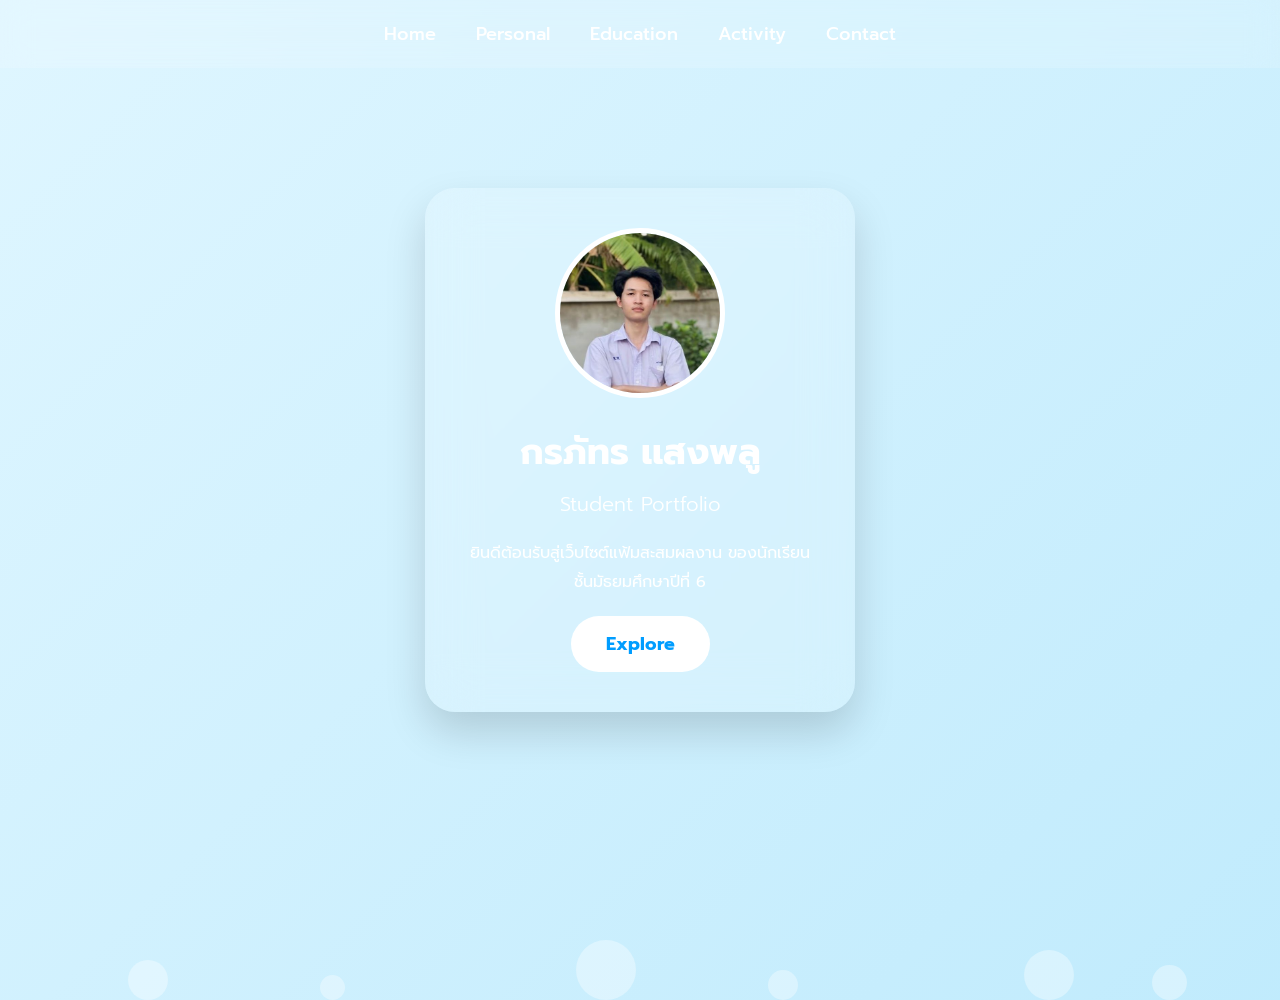
<file: index.html>
<!DOCTYPE html>
<html lang="th">
<head>
<meta charset="UTF-8">
<meta name="viewport" content="width=device-width, initial-scale=1.0">
<title>My Portfolio</title>

<link href="https://fonts.googleapis.com/css2?family=Prompt:wght@300;400;500;700&display=swap" rel="stylesheet">

<style>

*{
margin:0;
padding:0;
box-sizing:border-box;
font-family:'Prompt',sans-serif;
}

body{
height:100vh;
background:linear-gradient(135deg,#dff6ff,#b8e8fc,#7fd8ff,#4cb8ff);
background-size:400% 400%;
animation:bgMove 10s ease infinite;
overflow:hidden;
}

@keyframes bgMove{
0%{background-position:0% 50%;}
50%{background-position:100% 50%;}
100%{background-position:0% 50%;}
}

nav{
position:fixed;
top:0;
width:100%;
display:flex;
justify-content:center;
padding:20px;
background:rgba(255,255,255,.15);
backdrop-filter:blur(15px);
}

nav a{
color:white;
text-decoration:none;
margin:0 20px;
font-size:18px;
font-weight:500;
transition:.3s;
}

nav a:hover{
color:#003366;
}

.container{
height:100vh;
display:flex;
justify-content:center;
align-items:center;
}

.card{

width:430px;
padding:40px;
border-radius:30px;
background:rgba(255,255,255,.18);
backdrop-filter:blur(25px);
box-shadow:0 20px 40px rgba(0,0,0,.15);
text-align:center;
color:white;

}

.card img{
width:170px;
height:170px;
border-radius:50%;
object-fit:cover;
border:5px solid white;
margin-bottom:20px;
}

.card h1{
font-size:36px;
}

.card h2{
font-size:20px;
font-weight:300;
margin-top:10px;
}

.card p{
margin:20px 0;
line-height:1.8;
}

button{
padding:14px 35px;
border:none;
border-radius:50px;
background:white;
color:#009dff;
font-size:18px;
cursor:pointer;
transition:.3s;
font-weight:bold;
}

button:hover{
transform:translateY(-5px);
background:#0ea5e9;
color:white;
}

.bubble{
position:absolute;
bottom:-100px;
background:rgba(255,255,255,.35);
border-radius:50%;
animation:float 15s linear infinite;
}

@keyframes float{

0%{
transform:translateY(0);
opacity:0;
}

50%{
opacity:1;
}

100%{
transform:translateY(-120vh);
opacity:0;
}

}

</style>

</head>
<body>

<nav>

<a href="#">Home</a>
<a href="personal.html">Personal</a>
<a href="education.html">Education</a>
<a href="activity.html">Activity</a>
<a href="contact.html">Contact</a>

</nav>

<div class="container">

<div class="card">

<img src="images/IMG_20260720_185039_7561.jpg" alt="Profile">

<h1>กรภัทร เเสงพลู</h1>

<h2>Student Portfolio</h2>

<p>

ยินดีต้อนรับสู่เว็บไซต์แฟ้มสะสมผลงาน
ของนักเรียนชั้นมัธยมศึกษาปีที่ 6

</p>

<button onclick="location.href='personal.html'">

Explore

</button>

</div>

</div>

<div class="bubble" style="left:10%;width:40px;height:40px;animation-duration:9s;"></div>
<div class="bubble" style="left:25%;width:25px;height:25px;animation-duration:14s;"></div>
<div class="bubble" style="left:45%;width:60px;height:60px;animation-duration:18s;"></div>
<div class="bubble" style="left:60%;width:30px;height:30px;animation-duration:12s;"></div>
<div class="bubble" style="left:80%;width:50px;height:50px;animation-duration:20s;"></div>
<div class="bubble" style="left:90%;width:35px;height:35px;animation-duration:15s;"></div>

</body>
</html>
</file>
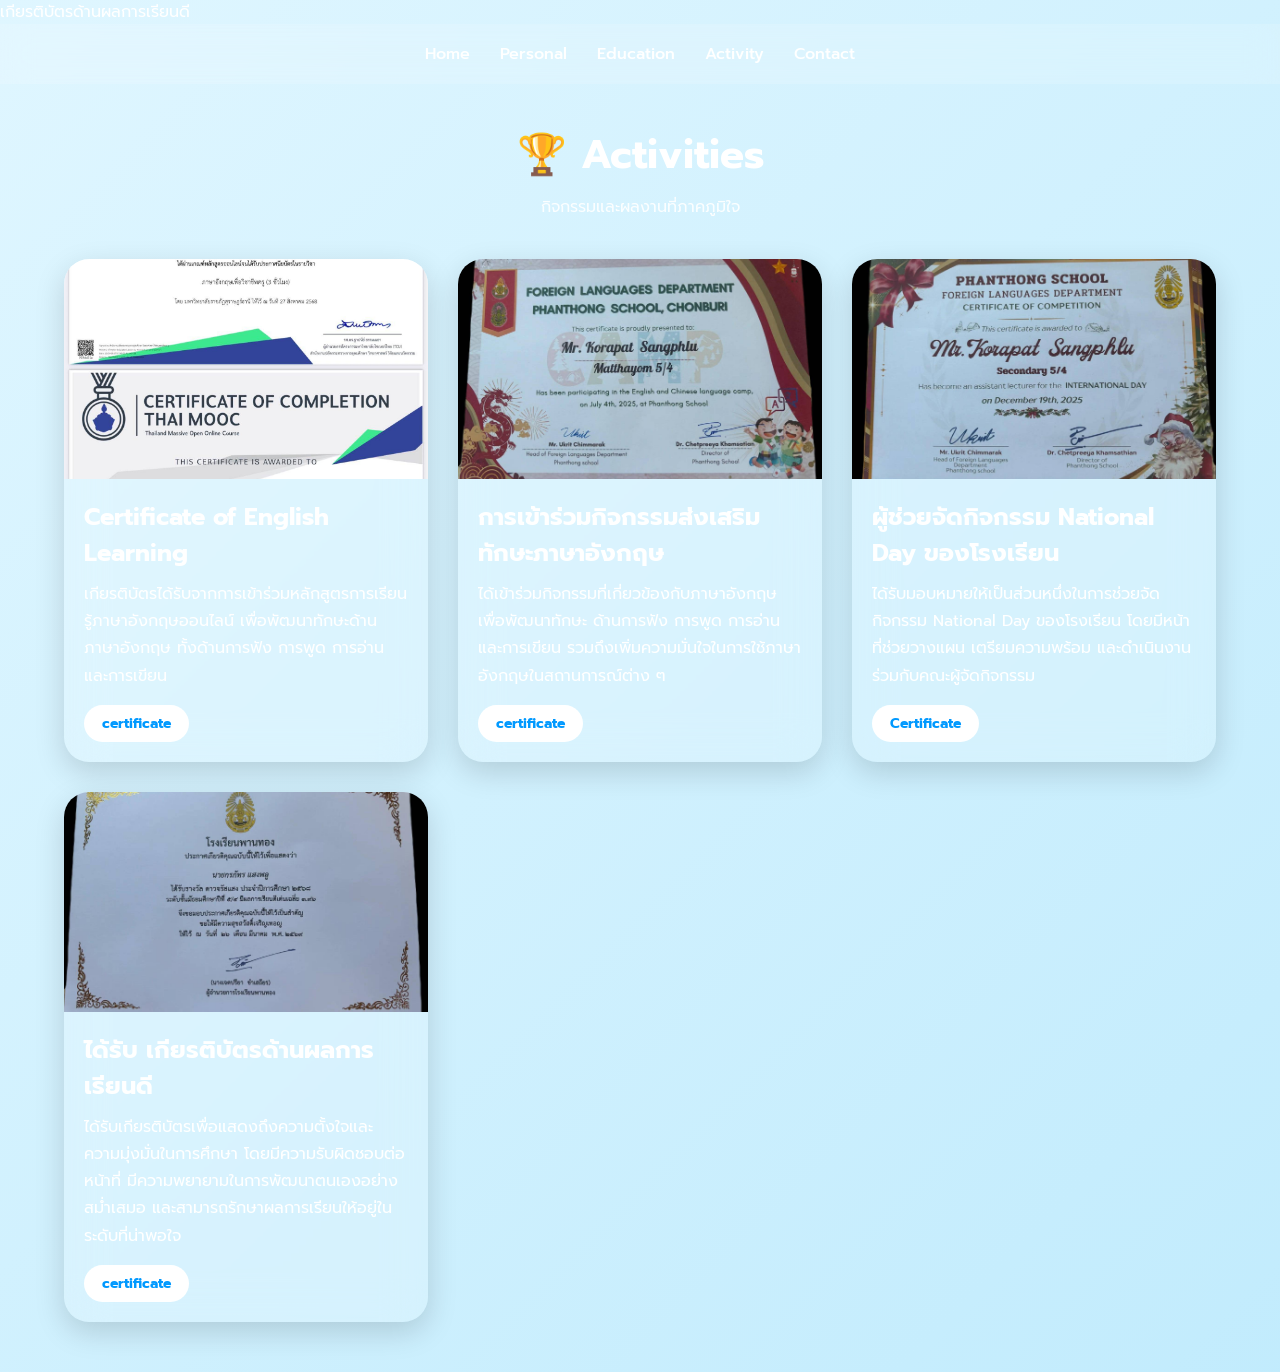
<file: activity.html>
เกียรติบัตรด้านผลการเรียนดี<!DOCTYPE html>
<html lang="th">
<head>
<meta charset="UTF-8">
<meta name="viewport" content="width=device-width, initial-scale=1.0">
<title>Activities</title>

<link href="https://fonts.googleapis.com/css2?family=Prompt:wght@300;400;500;700&display=swap" rel="stylesheet">

<style>
*{
    margin:0;
    padding:0;
    box-sizing:border-box;
    font-family:'Prompt',sans-serif;
}

body{
    background:linear-gradient(135deg,#dff6ff,#b8e8fc,#7fd8ff,#4cb8ff);
    background-size:400% 400%;
    animation:bgMove 10s ease infinite;
    color:white;
}

@keyframes bgMove{
0%{background-position:0% 50%;}
50%{background-position:100% 50%;}
100%{background-position:0% 50%;}
}

nav{
    position:sticky;
    top:0;
    display:flex;
    justify-content:center;
    gap:30px;
    padding:18px;
    background:rgba(255,255,255,.15);
    backdrop-filter:blur(15px);
}

nav a{
    color:white;
    text-decoration:none;
    font-weight:500;
}

nav a:hover{
    color:#003366;
}

h1{
    text-align:center;
    margin:40px 0 10px;
    font-size:40px;
}

.subtitle{
    text-align:center;
    margin-bottom:40px;
    opacity:.9;
}

.container{
    width:90%;
    max-width:1200px;
    margin:auto;
    display:grid;
    grid-template-columns:repeat(auto-fit,minmax(300px,1fr));
    gap:30px;
    padding-bottom:50px;
}

.card{
    background:rgba(255,255,255,.18);
    backdrop-filter:blur(20px);
    border-radius:25px;
    overflow:hidden;
    box-shadow:0 10px 30px rgba(0,0,0,.15);
    transition:.3s;
}

.card:hover{
    transform:translateY(-10px) scale(1.03);
}

.card img{
    width:100%;
    height:220px;
    object-fit:cover;
}

.content{
    padding:20px;
}

.content h2{
    margin-bottom:10px;
}

.content p{
    line-height:1.7;
    margin-bottom:15px;
}

.tag{
    display:inline-block;
    background:white;
    color:#0099ff;
    padding:8px 18px;
    border-radius:30px;
    font-size:14px;
    font-weight:bold;
}
</style>

</head>

<body>

<nav>
<a href="index.html">Home</a>
<a href="personal.html">Personal</a>
<a href="education.html">Education</a>
<a href="activity.html">Activity</a>
<a href="contact.html">Contact</a>
</nav>

<h1>🏆 Activities</h1>
<p class="subtitle">กิจกรรมและผลงานที่ภาคภูมิใจ</p>

<div class="container">

<div class="card">
<img src="images/IMG_20260720_182903_364.jpg" alt="Activity 1">
<div class="content">
<h2>Certificate of English Learning</h2>
<p>
เกียรติบัตรได้รับจากการเข้าร่วมหลักสูตรการเรียนรู้ภาษาอังกฤษออนไลน์ 
เพื่อพัฒนาทักษะด้านภาษาอังกฤษ ทั้งด้านการฟัง การพูด การอ่าน และการเขียน
</p>
<span class="tag">certificate</span>
</div>
</div>

<div class="card">
<img src="images/IMG_20260720_183952_534.jpg
" alt="Activity 2">
<div class="content">
<h2>การเข้าร่วมกิจกรรมส่งเสริมทักษะภาษาอังกฤษ</h2>
<p>
ได้เข้าร่วมกิจกรรมที่เกี่ยวข้องกับภาษาอังกฤษ เพื่อพัฒนาทักษะ
ด้านการฟัง การพูด การอ่าน และการเขียน รวมถึงเพิ่มความมั่นใจในการใช้ภาษาอังกฤษในสถานการณ์ต่าง ๆ
</p>
<span class="tag">certificate</span>
</div>
</div>

<div class="card">
<img src="images/IMG_20260720_183947_781.jpg" alt="Activity 4">
<div class="content">
<h2>ผู้ช่วยจัดกิจกรรม National Day ของโรงเรียน</h2>
<p>
ได้รับมอบหมายให้เป็นส่วนหนึ่งในการช่วยจัดกิจกรรม National Day ของโรงเรียน
โดยมีหน้าที่ช่วยวางแผน เตรียมความพร้อม และดำเนินงานร่วมกับคณะผู้จัดกิจกรรม
</p>
<span class="tag">Certificate</span>
</div>
</div>

<div class="card">
<img src="images/IMG_20260720_183956_550.jpg
" alt="Activity 6">
<div class="content">
<h2>ได้รับ เกียรติบัตรด้านผลการเรียนดี</h2>
<p>
ได้รับเกียรติบัตรเพื่อแสดงถึงความตั้งใจและความมุ่งมั่นในการศึกษา โดยมีความรับผิดชอบต่อหน้าที่ 
 มีความพยายามในการพัฒนาตนเองอย่างสม่ำเสมอ และสามารถรักษาผลการเรียนให้อยู่ในระดับที่น่าพอใจ
</p>
<span class="tag">certificate</span>
</div>
</div>

</div>

</body>
</html>
</file>
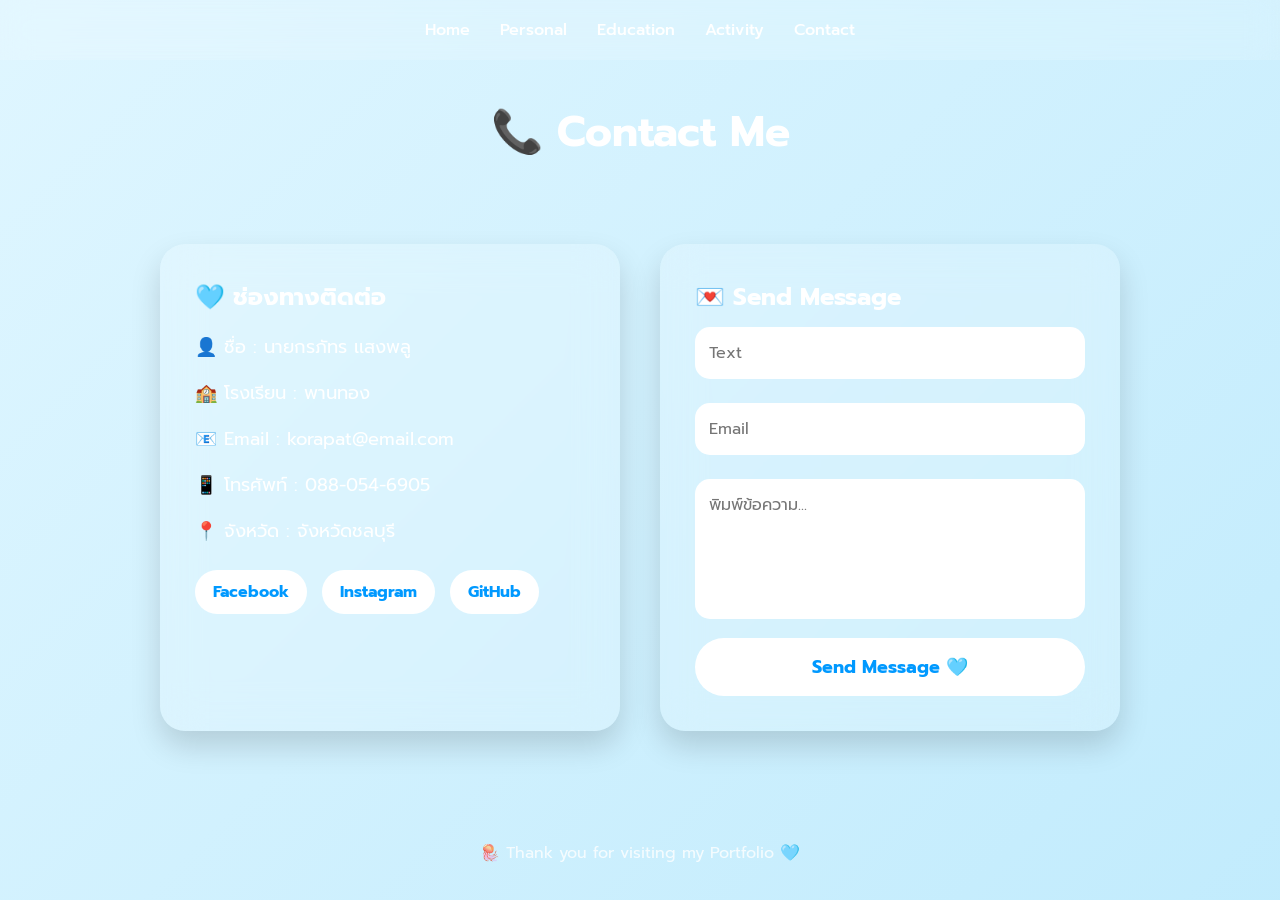
<file: contact.html>
<!DOCTYPE html>
<html lang="th">
<head>
<meta charset="UTF-8">
<meta name="viewport" content="width=device-width, initial-scale=1.0">
<title>Contact</title>

<link href="https://fonts.googleapis.com/css2?family=Prompt:wght@300;400;500;700&display=swap" rel="stylesheet">

<style>

*{
margin:0;
padding:0;
box-sizing:border-box;
font-family:'Prompt',sans-serif;
}

body{
background:linear-gradient(135deg,#dff6ff,#b8e8fc,#7fd8ff,#4cb8ff);
background-size:400% 400%;
animation:bgMove 10s ease infinite;
color:white;
}

@keyframes bgMove{
0%{background-position:0% 50%;}
50%{background-position:100% 50%;}
100%{background-position:0% 50%;}
}

nav{
position:sticky;
top:0;
display:flex;
justify-content:center;
gap:30px;
padding:18px;
background:rgba(255,255,255,.15);
backdrop-filter:blur(15px);
}

nav a{
color:white;
text-decoration:none;
font-weight:500;
transition:.3s;
}

nav a:hover{
color:#003366;
}

.container{
max-width:1000px;
margin:60px auto;
padding:20px;
display:grid;
grid-template-columns:1fr 1fr;
gap:40px;
}

.card{
background:rgba(255,255,255,.18);
backdrop-filter:blur(20px);
border-radius:25px;
padding:35px;
box-shadow:0 15px 30px rgba(0,0,0,.15);
}

h1{
text-align:center;
margin-top:40px;
font-size:42px;
}

.info p{
margin:18px 0;
font-size:18px;
}

.social{
margin-top:25px;
display:flex;
gap:15px;
flex-wrap:wrap;
}

.social a{
text-decoration:none;
background:white;
color:#0099ff;
padding:10px 18px;
border-radius:30px;
font-weight:bold;
transition:.3s;
}

.social a:hover{
background:#0099ff;
color:white;
}

input,textarea{
width:100%;
padding:14px;
margin:12px 0;
border:none;
border-radius:15px;
outline:none;
font-size:16px;
}

textarea{
height:140px;
resize:none;
}

button{
width:100%;
padding:15px;
border:none;
border-radius:30px;
background:white;
color:#0099ff;
font-size:18px;
font-weight:bold;
cursor:pointer;
transition:.3s;
}

button:hover{
background:#0099ff;
color:white;
}

footer{
text-align:center;
padding:30px;
opacity:.8;
}

@media(max-width:768px){

.container{
grid-template-columns:1fr;
}

nav{
gap:15px;
font-size:14px;
}

}

</style>

</head>

<body>

<nav>
<a href="index.html">Home</a>
<a href="personal.html">Personal</a>
<a href="education.html">Education</a>
<a href="activity.html">Activity</a>
<a href="contact.html">Contact</a>
</nav>

<h1>📞 Contact Me</h1>

<div class="container">

<div class="card">

<div class="info">

<h2>🩵 ช่องทางติดต่อ</h2>

<p>👤 ชื่อ : นายกรภัทร เเสงพลู</p>

<p>🏫 โรงเรียน : พานทอง</p>

<p>📧 Email : korapat@email.com</p>

<p>📱 โทรศัพท์ : 088-054-6905</p>

<p>📍 จังหวัด : จังหวัดชลบุรี</p>

<div class="social">

<a href="#">Facebook</a>

<a href="#">Instagram</a>

<a href="#">GitHub</a>

</div>

</div>

</div>

<div class="card">

<h2>💌 Send Message</h2>

<form>

<input type="text" placeholder="Text">

<input type="email" placeholder="Email">

<textarea placeholder="พิมพ์ข้อความ..."></textarea>

<button type="submit">Send Message 🩵</button>

</form>

</div>

</div>

<footer>

🪼 Thank you for visiting my Portfolio 🩵

</footer>

</body>
</html>
</file>
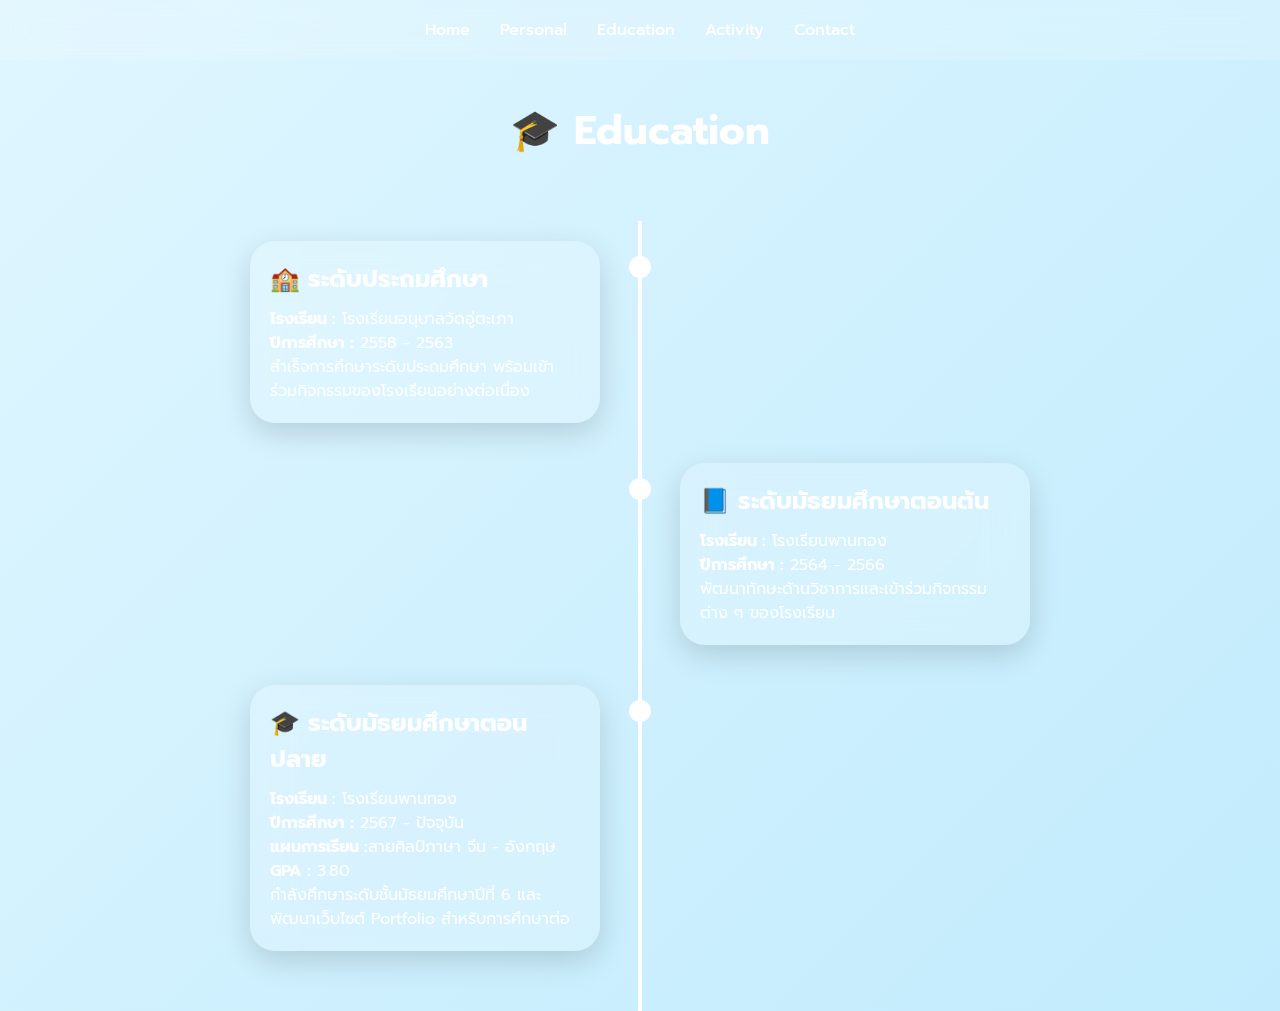
<file: education.html>
<!DOCTYPE html>
<html lang="th">
<head>
<meta charset="UTF-8">
<meta name="viewport" content="width=device-width, initial-scale=1.0">
<title>Education</title>

<link href="https://fonts.googleapis.com/css2?family=Prompt:wght@300;400;500;700&display=swap" rel="stylesheet">

<style>
*{
    margin:0;
    padding:0;
    box-sizing:border-box;
    font-family:'Prompt',sans-serif;
}

body{
    background:linear-gradient(135deg,#dff6ff,#b8e8fc,#7fd8ff,#4cb8ff);
    background-size:400% 400%;
    animation:bgMove 10s ease infinite;
    color:white;
}

@keyframes bgMove{
0%{background-position:0% 50%;}
50%{background-position:100% 50%;}
100%{background-position:0% 50%;}
}

nav{
    position:sticky;
    top:0;
    display:flex;
    justify-content:center;
    gap:30px;
    padding:18px;
    background:rgba(255,255,255,.15);
    backdrop-filter:blur(15px);
}

nav a{
    color:white;
    text-decoration:none;
    font-weight:500;
}

nav a:hover{
    color:#003366;
}

h1{
    text-align:center;
    margin:40px 0;
    font-size:40px;
}

.timeline{
    max-width:900px;
    margin:auto;
    position:relative;
    padding:20px;
}

.timeline::before{
    content:'';
    position:absolute;
    left:50%;
    width:4px;
    height:100%;
    background:white;
    transform:translateX(-50%);
}

.container{
    position:relative;
    width:50%;
    padding:20px 40px;
}

.left{
    left:0;
}

.right{
    left:50%;
}

.card{
    background:rgba(255,255,255,.18);
    backdrop-filter:blur(20px);
    border-radius:25px;
    padding:20px;
    box-shadow:0 10px 30px rgba(0,0,0,.15);
}

.card h2{
    margin-bottom:10px;
}

.circle{
    position:absolute;
    width:22px;
    height:22px;
    background:white;
    border-radius:50%;
    top:35px;
    right:-11px;
}

.right .circle{
    left:-11px;
}

img{
    width:100%;
    border-radius:15px;
    margin-bottom:15px;
}

@media(max-width:768px){

.timeline::before{
left:20px;
}

.container{
width:100%;
left:0;
padding-left:60px;
padding-right:20px;
margin-bottom:30px;
}

.circle{
left:9px;
}

.right{
left:0;
}

}

</style>

</head>

<body>

<nav>
<a href="index.html">Home</a>
<a href="personal.html">Personal</a>
<a href="education.html">Education</a>
<a href="activity.html">Activity</a>
<a href="contact.html">Contact</a>
</nav>

<h1>🎓 Education</h1>

<div class="timeline">

<div class="container left">

<div class="card">


<h2>🏫 ระดับประถมศึกษา</h2>

<p><strong>โรงเรียน :</strong> โรงเรียนอนุบาลวัดอู่ตะเภา</p>

<p><strong>ปีการศึกษา :</strong> 2558 - 2563</p>

<p>สำเร็จการศึกษาระดับประถมศึกษา พร้อมเข้าร่วมกิจกรรมของโรงเรียนอย่างต่อเนื่อง</p>

</div>

<div class="circle"></div>

</div>

<div class="container right">

<div class="card">


<h2>📘 ระดับมัธยมศึกษาตอนต้น</h2>

<p><strong>โรงเรียน :</strong> โรงเรียนพานทอง</p>

<p><strong>ปีการศึกษา :</strong> 2564 - 2566</p>

<p>พัฒนาทักษะด้านวิชาการและเข้าร่วมกิจกรรมต่าง ๆ ของโรงเรียน</p>

</div>

<div class="circle"></div>

</div>

<div class="container left">

<div class="card">


<h2>🎓 ระดับมัธยมศึกษาตอนปลาย</h2>

<p><strong>โรงเรียน :</strong> โรงเรียนพานทอง</p>

<p><strong>ปีการศึกษา :</strong> 2567 - ปัจจุบัน</p>

<p><strong>แผนการเรียน :</strong>สายศิลป์ภาษา จีน - อังกฤษ</p>

<p><strong>GPA :</strong> 3.80</p>

<p>กำลังศึกษาระดับชั้นมัธยมศึกษาปีที่ 6 และพัฒนาเว็บไซต์ Portfolio สำหรับการศึกษาต่อ</p>

</div>

<div class="circle"></div>

</div>

</div>

</body>
</html>
</file>
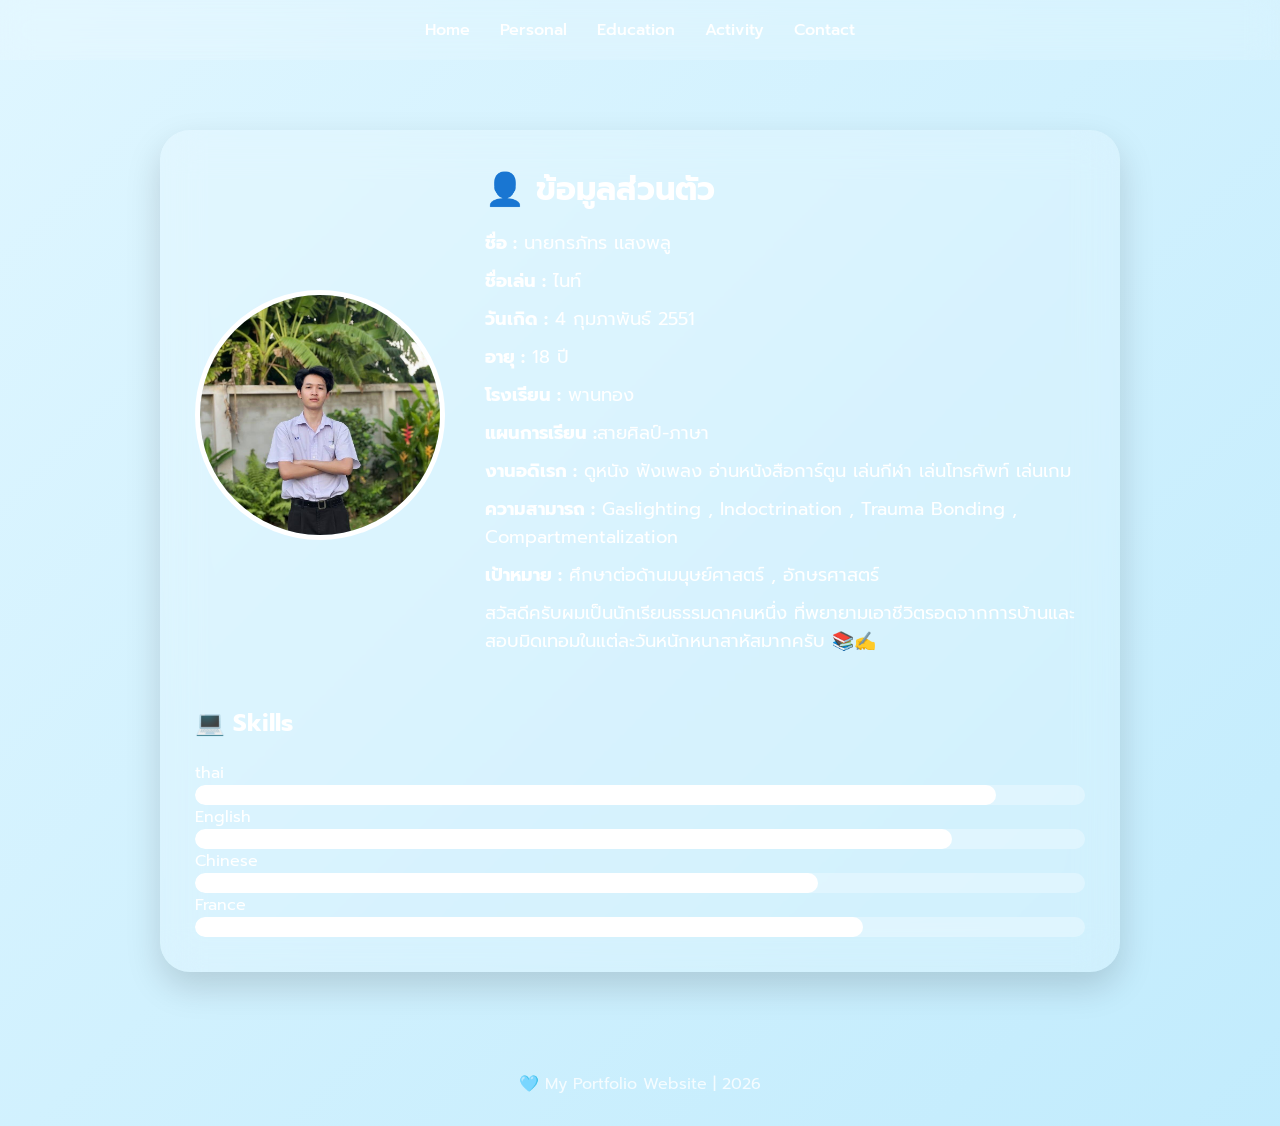
<file: personal.html>
<!DOCTYPE html>
<html lang="th">
<head>
<meta charset="UTF-8">
<meta name="viewport" content="width=device-width, initial-scale=1.0">
<title>Personal</title>

<link href="https://fonts.googleapis.com/css2?family=Prompt:wght@300;400;500;700&display=swap" rel="stylesheet">

<style>
*{
    margin:0;
    padding:0;
    box-sizing:border-box;
    font-family:'Prompt',sans-serif;
}

body{
    background:linear-gradient(135deg,#dff6ff,#b8e8fc,#7fd8ff,#4cb8ff);
    background-size:400% 400%;
    animation:bgMove 10s ease infinite;
    color:white;
}

@keyframes bgMove{
    0%{background-position:0% 50%;}
    50%{background-position:100% 50%;}
    100%{background-position:0% 50%;}
}

nav{
    position:sticky;
    top:0;
    width:100%;
    display:flex;
    justify-content:center;
    gap:30px;
    padding:18px;
    background:rgba(255,255,255,.15);
    backdrop-filter:blur(15px);
}

nav a{
    color:white;
    text-decoration:none;
    font-weight:500;
    transition:.3s;
}

nav a:hover{
    color:#003366;
}

.container{
    max-width:1000px;
    margin:50px auto;
    padding:20px;
}

.card{
    background:rgba(255,255,255,.18);
    backdrop-filter:blur(20px);
    border-radius:30px;
    padding:35px;
    box-shadow:0 15px 35px rgba(0,0,0,.15);
}

.profile{
    display:flex;
    flex-wrap:wrap;
    gap:40px;
    align-items:center;
}

.profile img{
    width:250px;
    height:250px;
    object-fit:cover;
    border-radius:50%;
    border:5px solid white;
}

.info{
    flex:1;
}

.info h1{
    margin-bottom:15px;
}

.info p{
    margin:10px 0;
    font-size:18px;
}

.skills{
    margin-top:40px;
}

.skills h2{
    margin-bottom:20px;
}

.skill{
    margin-bottom:20px;
}

.bar{
    background:rgba(255,255,255,.3);
    border-radius:20px;
    overflow:hidden;
    height:20px;
}

.fill{
    height:100%;
    background:white;
    border-radius:20px;
}

.footer{
    text-align:center;
    padding:30px;
    opacity:.8;
}

@media(max-width:768px){
    .profile{
        flex-direction:column;
        text-align:center;
    }

    nav{
        gap:15px;
        font-size:14px;
    }
}
</style>
</head>

<body>

<nav>
<a href="index.html">Home</a>
<a href="personal.html">Personal</a>
<a href="education.html">Education</a>
<a href="activity.html">Activity</a>
<a href="contact.html">Contact</a>
</nav>

<div class="container">

<div class="card">

<div class="profile">

<img src="images/IMG_20260720_185039_756.jpg" alt="Profile">

<div class="info">

<h1>👤 ข้อมูลส่วนตัว</h1>

<p><strong>ชื่อ :</strong> นายกรภัทร เเสงพลู</p>

<p><strong>ชื่อเล่น :</strong> ไนท์</p>

<p><strong>วันเกิด :</strong> 4 กุมภาพันธ์ 2551</p>

<p><strong>อายุ :</strong> 18 ปี</p>

<p><strong>โรงเรียน :</strong> พานทอง</p>

<p><strong>แผนการเรียน :</strong>สายศิลป์-ภาษา</p>

<p><strong>งานอดิเรก :</strong> ดูหนัง ฟังเพลง อ่านหนังสือการ์ตูน เล่นกีฬา เล่นโทรศัพท์ เล่นเกม 
</p>

<p><strong>ความสามารถ :</strong> Gaslighting  , Indoctrination  , Trauma Bonding , Compartmentalization</p>

<p><strong>เป้าหมาย :</strong> ศึกษาต่อด้านมนุษย์ศาสตร์ , อักษรศาสตร์</p>


    
    <p>
        
 สวัสดีครับผมเป็นนักเรียนธรรมดาคนหนึ่ง 
        ที่พยายามเอาชีวิตรอดจากการบ้านและสอบมิดเทอมในแต่ละวันหนักหนาสาหัสมากครับ 📚✍️
</p>
    
    
</div>

</div>

<div class="skills">

<h2>💻 Skills</h2>

<div class="thai">
thai
<div class="bar">
<div class="fill" style="width:90%"></div>
</div>
</div>

<div class="English">
English
<div class="bar">
<div class="fill" style="width:85%"></div>
</div>
</div>

<div class="Chinese">
Chinese
<div class="bar">
<div class="fill" style="width:70%"></div>
</div>
</div>

<div class="France">
France
<div class="bar">
<div class="fill" style="width:75%"></div>
</div>
</div>

</div>

</div>

</div>

<div class="footer">
🩵 My Portfolio Website | 2026
</div>

</body>
</html>
</file>
